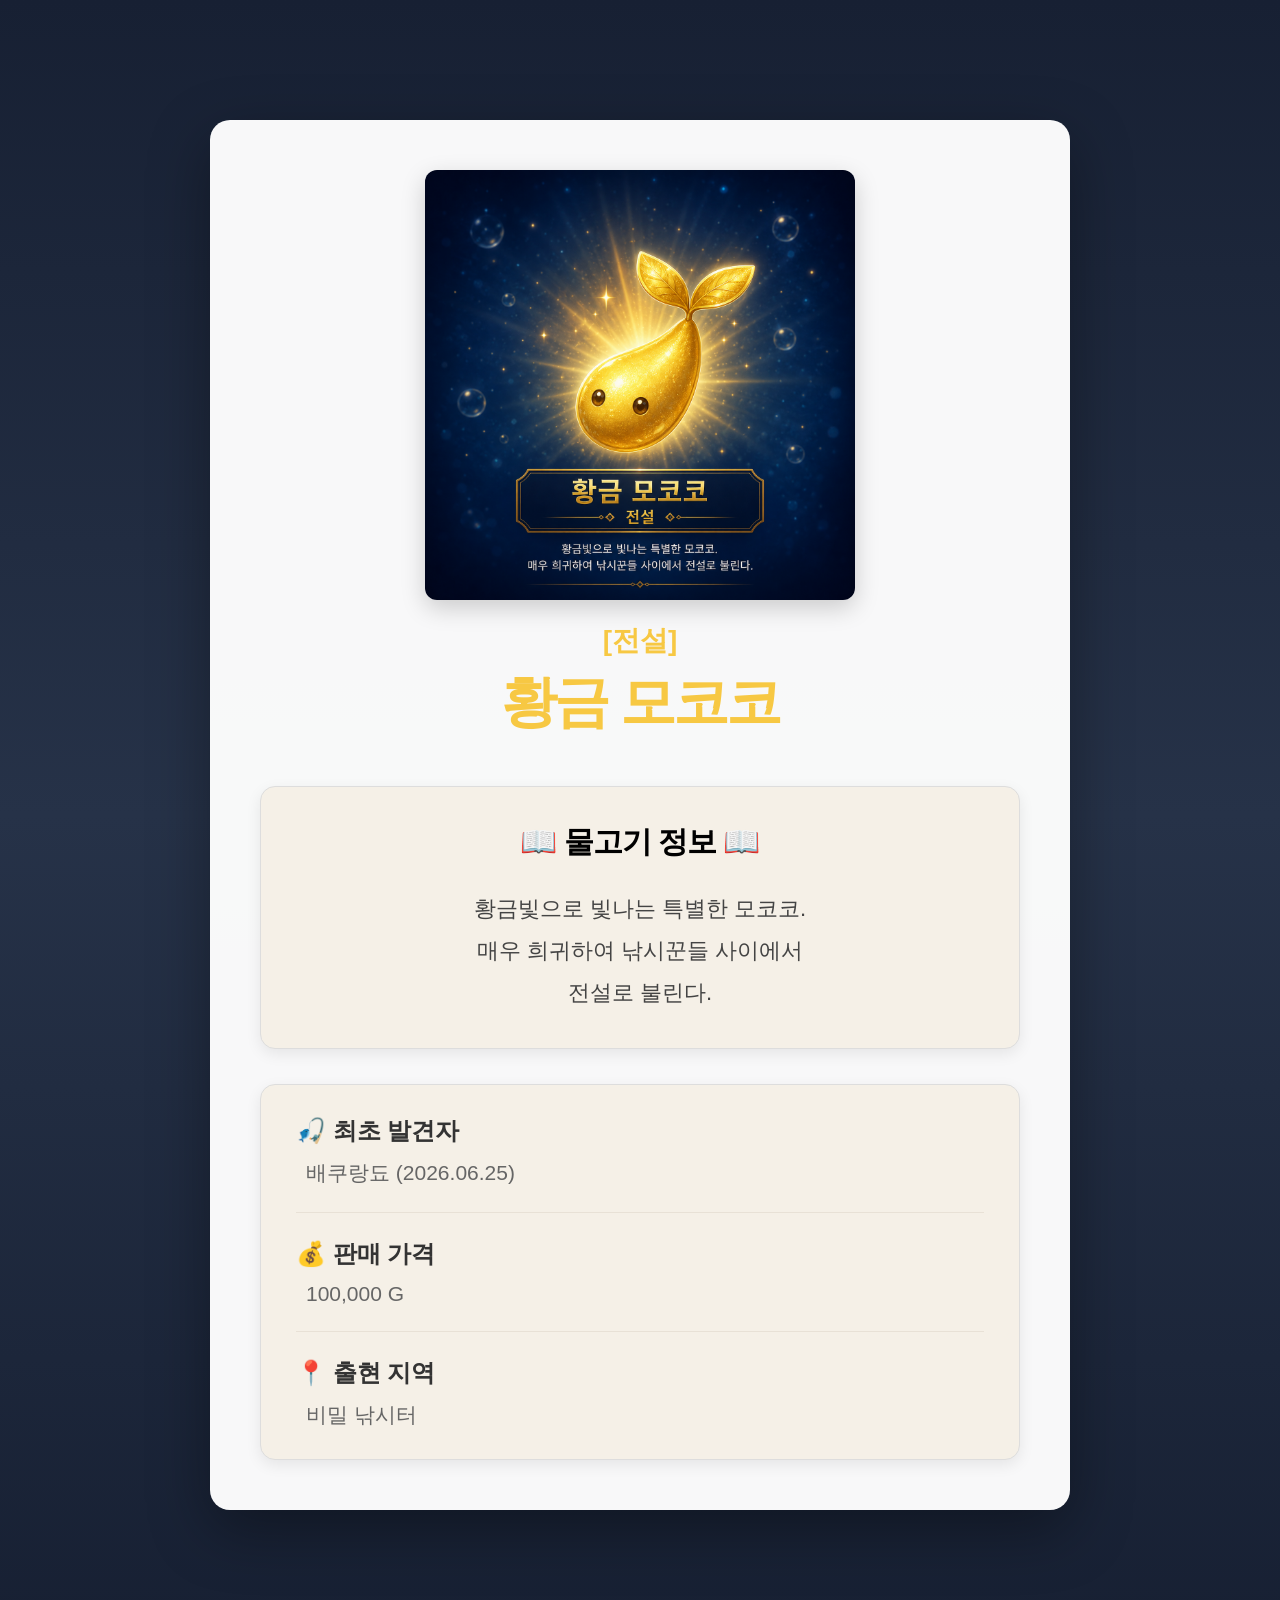
<file: fish/golden_mokoko.html>
<!DOCTYPE html>
<html lang="ko">

<head>

    <meta charset="UTF-8">

    <title>🐟 [전설] 황금 모코코</title>

    <link rel="stylesheet" href="../css/style.css">

    <meta property="og:title" content="[전설] 황금 모코코">

    <meta property="og:description" content="황금빛으로 빛나는 특별한 모코코. 매우 희귀하여 낚시꾼들 사이에서 전설로 불린다.">

    <meta property="og:image" content="https://loafish.vercel.app/images/golden_mokoko.png">

    <meta property="og:type" content="website">

</head>

<body>

    <div class="container">

        <img src="../images/golden_mokoko.png">

        <div class="grade legendary">
            [전설]
        </div>

        <div class="name legendary">
            황금 모코코
        </div>

        <div class="info-box">

            <div class="title">
                📖 물고기 정보 📖
            </div>

            <div class="info">

                황금빛으로 빛나는 특별한 모코코.<br>
                매우 희귀하여 낚시꾼들 사이에서<br>
                전설로 불린다.

            </div>

        </div>

        <div class="data-box">

            <div class="row">

                <div class="label">
                    🎣 최초 발견자
                </div>

                <div class="value">
                    배쿠랑됴 (2026.06.25)
                </div>

            </div>

            <hr>

            <div class="row">

                <div class="label">
                    💰 판매 가격
                </div>

                <div class="value">
                    100,000 G
                </div>

            </div>

            <hr>

            <div class="row">

                <div class="label">
                    📍 출현 지역
                </div>

                <div class="value">
                    비밀 낚시터
                </div>

            </div>

        </div>

    </div>

</body>

</html>
</file>
<file: css/style.css>
body {

    margin: 0;
    padding: 80px 20px;

    background:
        linear-gradient(180deg,
            #172033,
            #263248,
            #172033);

    font-family: "Malgun Gothic", sans-serif;

    position: relative;
    overflow-x: hidden;

}

.container {

    max-width: 760px;

    margin: 40px auto;

    background: rgba(255, 255, 255, .97);

    border-radius: 20px;

    padding: 50px;

    box-shadow:
        0 20px 60px rgba(0, 0, 0, .35);

    text-align: center;

}

img {

    width: 430px;

    max-width: 100%;

    border-radius: 12px;

    box-shadow:
        0 8px 25px rgba(0, 0, 0, .18);

    animation: showImage 1.5s ease;

    transition: .25s;

}

img:hover {

    transform:

        scale(1.02);

}

.grade {

    margin-top: 18px;

    font-size: 28px;

    font-weight: bold;

}

.name {

    margin-top: 5px;

    font-size: 56px;

    font-weight: 800;

    letter-spacing: -3px;

}

/* 일반 */
.grade.common,
.name.common {
    color: #FFFFFF;
}

/* 고급 */
.grade.uncommon,
.name.uncommon {
    color: #5FBF5F;
}

/* 희귀 */
.grade.rare,
.name.rare {
    color: #3FA9F5;
}

/* 영웅 */
.grade.epic,
.name.epic {
    color: #A335EE;
}

/* 전설 */
.grade.legendary,
.name.legendary {
    color: #F7C843;
}

/* 유물 */
.grade.relic,
.name.relic {
    color: #FF8C1A;
}

/* 고대 */
.grade.ancient,
.name.ancient {
    color: #BBA689;
}

.info-box {

    margin-top: 45px;

    background: #f5f0e7;

    border: 1px solid #dddddd;

    border-radius: 15px;

    padding: 35px;

    box-shadow:
        0 5px 15px rgba(0, 0, 0, .08);

}

.title {

    font-size: 30px;

    font-weight: 700;

    letter-spacing: -1px;

    margin-bottom: 25px;

}

.info {

    margin-top: 20px;

    font-size: 22px;

    line-height: 1.9;

    color: #444;

}

.data-box {

    margin-top: 35px;

    background: #f5f0e7;

    border: 1px solid #dddddd;

    border-radius: 15px;

    padding: 30px 35px;

    box-shadow:
        0 5px 15px rgba(0, 0, 0, .08);

}

.row {

    text-align: left;

}

.label {

    font-size: 24px;

    font-weight: bold;

    color: #333;

}

.value {

    margin-top: 12px;

    margin-left: 10px;

    font-size: 21px;

    color: #666;

}

hr {

    border: none;

    border-top: 1px solid #e8e1d6;

    margin: 25px 0;

}

@keyframes showImage {

    0% {

        opacity: 0;

        transform:
            translateY(20px);

    }

    100% {

        opacity: 1;

        transform:
            translateY(0);

    }

}
</file>
